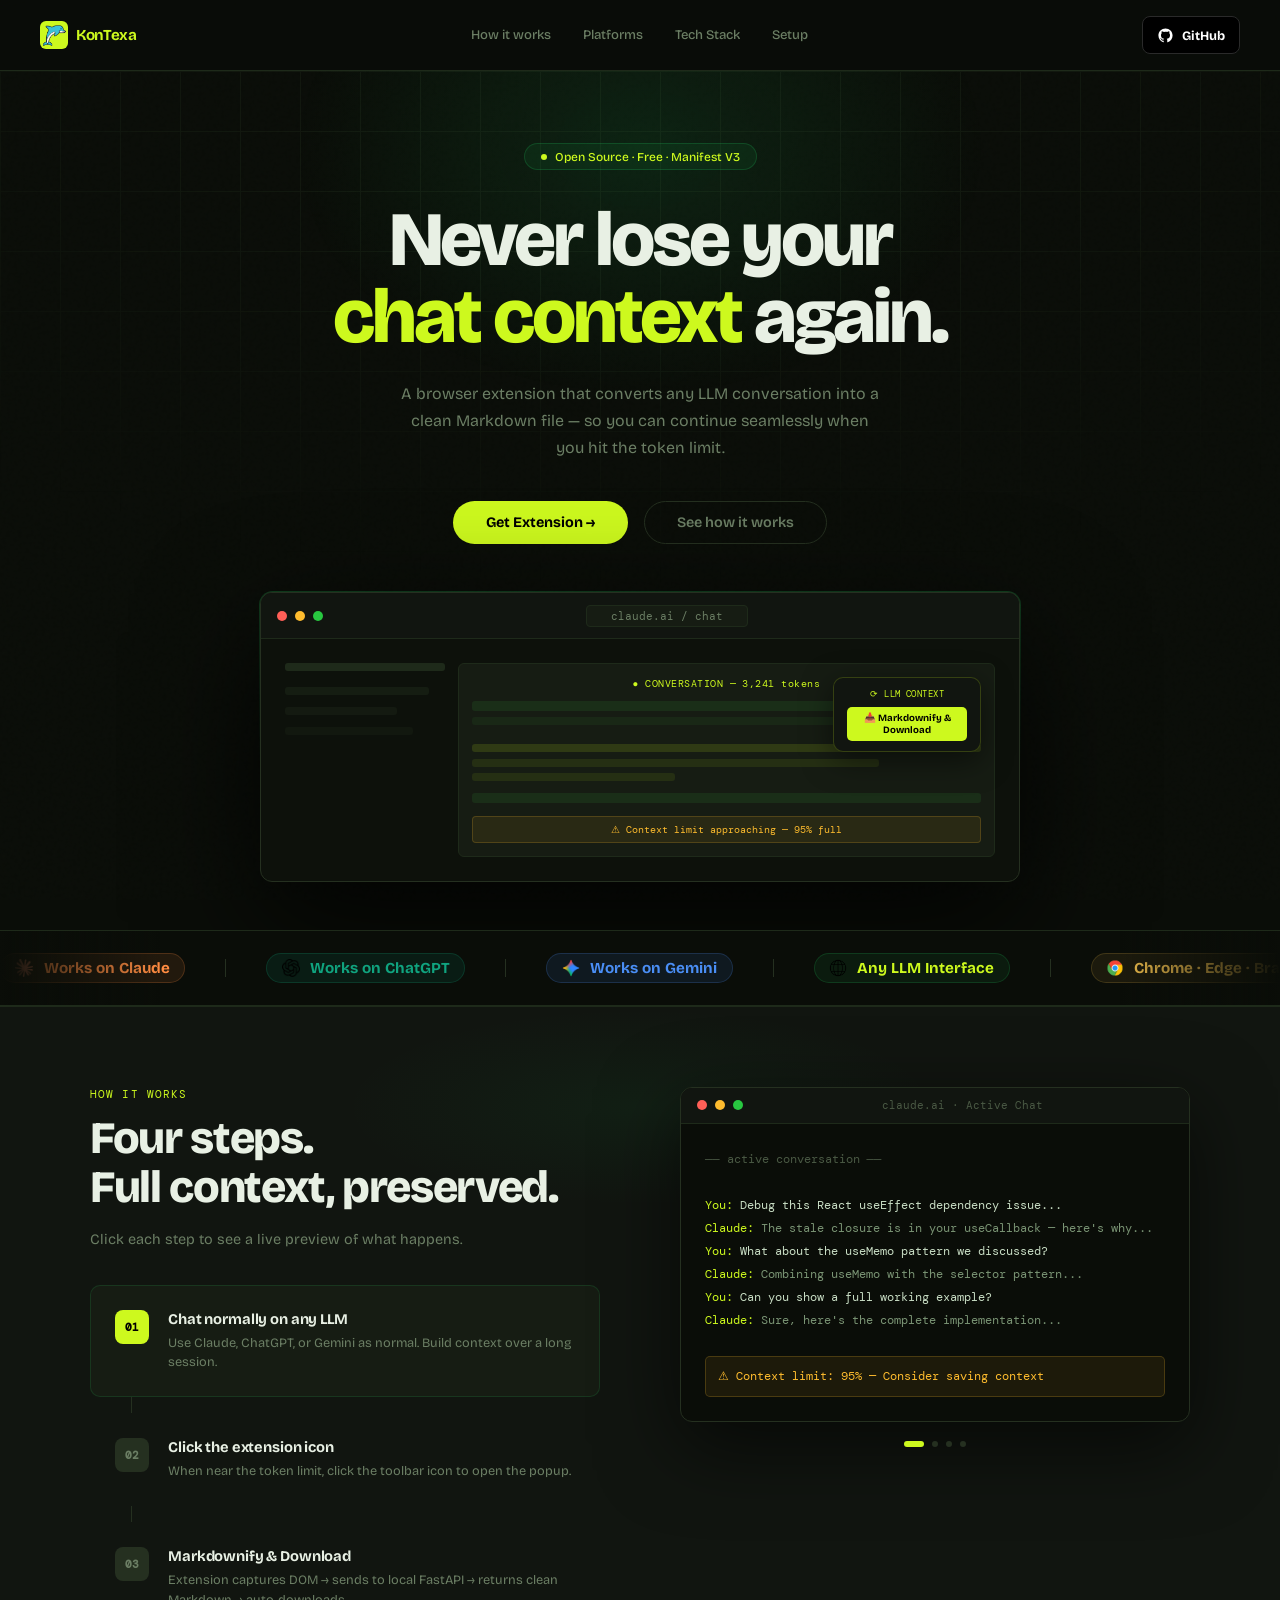
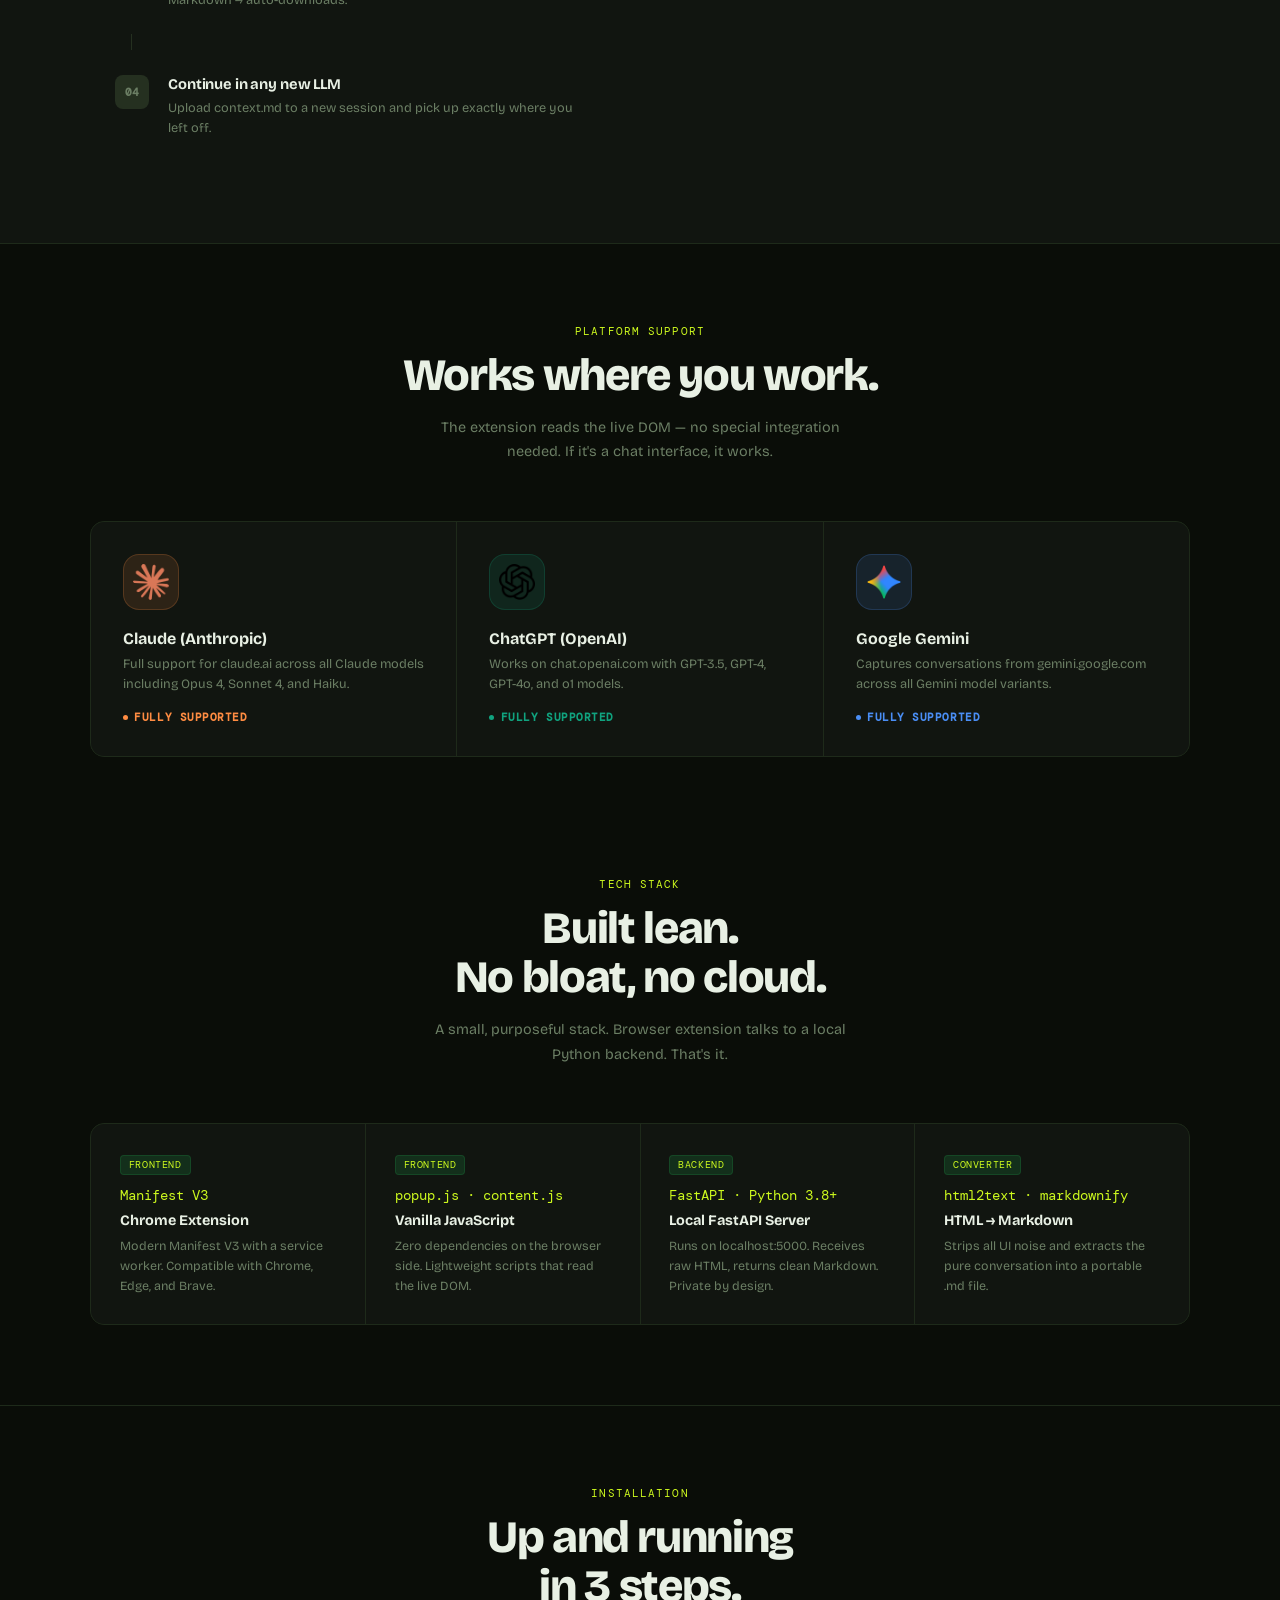
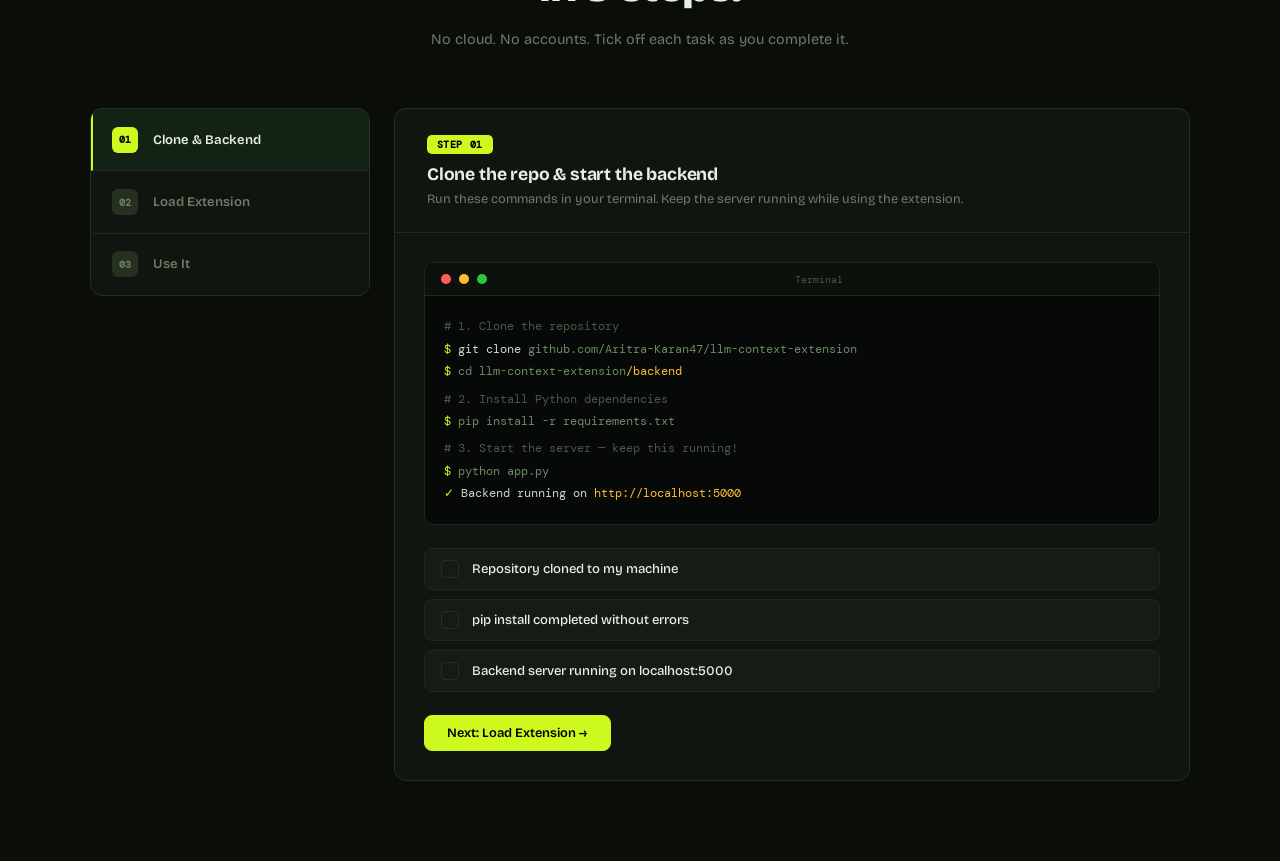
<file: Frontend/index.html>
<!DOCTYPE html>
<html lang="en">
<head>
<meta charset="UTF-8">
<meta name="viewport" content="width=device-width, initial-scale=1.0">
<title>LLM Context Extension</title>
<link href="https://fonts.googleapis.com/css2?family=Bricolage+Grotesque:wght@300;400;500;600;700;800&family=DM+Mono:wght@300;400;500&display=swap" rel="stylesheet">
<style>
:root{
  --bg:#0a0d08;--surface:#111510;--surface2:#161c13;
  --border:#1e2a1a;--border2:#253020;
  --green:#cdf91e;--green-glow:rgba(34,197,94,0.15);
  --text:#e8f0e4;--muted:#6b7e64;--muted2:#4a5944;
  --mono:'DM Mono',monospace;--display:'Bricolage Grotesque',sans-serif;
}
*,*::before,*::after{box-sizing:border-box;margin:0;padding:0}
html{scroll-behavior:smooth}
body{background:var(--bg);color:var(--text);font-family:var(--display);overflow-x:hidden}
body::before{content:'';position:fixed;inset:0;background-image:url("data:image/svg+xml,%3Csvg viewBox='0 0 256 256' xmlns='http://www.w3.org/2000/svg'%3E%3Cfilter id='n'%3E%3CfeTurbulence type='fractalNoise' baseFrequency='0.9' numOctaves='4' stitchTiles='stitch'/%3E%3C/filter%3E%3Crect width='100%25' height='100%25' filter='url(%23n)' opacity='0.04'/%3E%3C/svg%3E");pointer-events:none;z-index:0;opacity:.4}

/* ─── NAV ─── */
nav{display:flex;align-items:center;justify-content:space-between;padding:1rem 2.5rem;border-bottom:1px solid var(--border);position:sticky;top:0;background:rgba(10,13,8,.88);backdrop-filter:blur(16px);z-index:100}
.nav-logo{display:flex;align-items:center;gap:.5rem;font-size:.95rem;font-weight:700;color:var(--green);letter-spacing:-.02em}
.logo-icon{width:28px;height:28px;background:var(--green);border-radius:6px;display:flex;align-items:center;justify-content:center;font-size:.75rem;color:#000;font-weight:800}
.nav-links{display:flex;gap:2rem;list-style:none;font-size:.82rem;color:var(--muted);font-weight:500}
.nav-links a{color:inherit;text-decoration:none;transition:color .2s}
.nav-links a:hover{color:var(--text)}

/* GitHub btn — square, black, with text */
.github-btn{display:flex;align-items:center;justify-content:center;gap:.45rem;padding:0 .9rem;height:38px;background:#000;border:1px solid #2a2a2a;border-radius:8px;color:#fff;text-decoration:none;transition:all .25s ease;cursor:pointer;flex-shrink:0;font-family:var(--display);font-size:.8rem;font-weight:700;white-space:nowrap}
.github-btn:hover,.github-btn:focus{box-shadow:0 0 0 2px var(--green),0 0 22px rgba(34,197,94,.35),0 0 50px rgba(34,197,94,.15);border-color:var(--green);outline:none}
.github-btn:active{box-shadow:0 0 0 2px var(--green),0 0 34px rgba(34,197,94,.55),0 0 72px rgba(34,197,94,.25);transform:scale(.95)}
.github-btn svg{flex-shrink:0}

/* ─── HERO ─── */
.hero{position:relative;text-align:center;padding:4.5rem 2rem 3rem;overflow:hidden}
.hero-grid{position:absolute;inset:0;background-image:linear-gradient(var(--border) 1px,transparent 1px),linear-gradient(90deg,var(--border) 1px,transparent 1px);background-size:60px 60px;mask-image:radial-gradient(ellipse 80% 60% at 50% 0%,black 40%,transparent 100%);opacity:.4}
.hero-glow{position:absolute;top:-20%;left:50%;transform:translateX(-50%);width:700px;height:500px;background:radial-gradient(ellipse,rgba(34,197,94,.12) 0%,transparent 70%);pointer-events:none}
.hero-badge{display:inline-flex;align-items:center;gap:.5rem;background:rgba(34,197,94,.08);border:1px solid rgba(34,197,94,.2);border-radius:100px;padding:.35rem 1rem;font-size:.75rem;font-weight:500;color:var(--green);margin-bottom:2rem;position:relative;animation:fadeDown .6s ease both}
.badge-dot{width:6px;height:6px;background:var(--green);border-radius:50%;animation:pulse 2s infinite}
h1{font-size:clamp(2.8rem,6vw,5.5rem);font-weight:800;line-height:1;letter-spacing:-.04em;margin-bottom:1.5rem;position:relative;animation:fadeUp .7s ease .1s both}
h1 .accent{color:var(--green)}
.hero-sub{font-size:1rem;color:var(--muted);line-height:1.7;max-width:48ch;margin:0 auto 2.5rem;font-weight:400;position:relative;animation:fadeUp .7s ease .2s both}
.hero-btns{display:flex;gap:1rem;justify-content:center;align-items:center;position:relative;animation:fadeUp .7s ease .3s both;margin-bottom:3rem}
.btn{padding:.5rem 1.2rem;border-radius:100px;font-family:var(--display);font-size:.82rem;font-weight:600;cursor:pointer;text-decoration:none;border:1px solid transparent;transition:all .2s}
.btn-outline{background:transparent;border-color:var(--border2);color:var(--muted)}
.btn-outline:hover{border-color:var(--green);color:var(--green)}
.btn-green{background:var(--green);color:#000;font-weight:700}
.btn-green:hover{background:#16dd55;box-shadow:0 0 24px rgba(34,197,94,.4)}
.btn-large{padding:.75rem 2rem;font-size:.9rem}

/* Browser mockup */
.browser-wrap{position:relative;max-width:760px;margin:0 auto;animation:fadeUp .9s ease .4s both}
.browser-wrap::before{content:'';position:absolute;inset:-1px;border-radius:14px;background:linear-gradient(180deg,rgba(34,197,94,.28) 0%,transparent 60%);z-index:-1}
.browser{background:#0d110b;border:1px solid var(--border2);border-radius:12px;overflow:hidden;box-shadow:0 40px 120px rgba(0,0,0,.8)}
.browser-bar{background:#111510;padding:.7rem 1rem;display:flex;align-items:center;gap:.5rem;border-bottom:1px solid var(--border)}
.bdot{width:10px;height:10px;border-radius:50%}
.bdot.r{background:#ff5f57}.bdot.y{background:#febc2e}.bdot.g{background:#28c840}
.burl{margin:0 auto;background:var(--surface2);border:1px solid var(--border);border-radius:4px;padding:.2rem 1.5rem;font-family:var(--mono);font-size:.7rem;color:var(--muted)}
.browser-body{padding:1.5rem;display:grid;grid-template-columns:160px 1fr;gap:.8rem;min-height:200px}
.bb-label{font-size:.6rem;font-family:var(--mono);color:var(--green);margin-bottom:.3rem;letter-spacing:.05em}

/* ─── TICKER ─── */
.logos-wrap{border-top:1px solid var(--border);border-bottom:1px solid var(--border);overflow:hidden;position:relative;padding:1.4rem 0}
.logos-wrap::before,.logos-wrap::after{content:'';position:absolute;top:0;bottom:0;width:160px;z-index:2;pointer-events:none}
.logos-wrap::before{left:0;background:linear-gradient(to right,var(--bg),transparent)}
.logos-wrap::after{right:0;background:linear-gradient(to left,var(--bg),transparent)}
.logos-track{display:flex;gap:2.5rem;width:max-content;animation:ticker 28s linear infinite;align-items:center}
.logos-track:hover{animation-play-state:paused}
@keyframes ticker{from{transform:translateX(0)}to{transform:translateX(-50%)}}

/* Colorful ticker items */
.logo-item{display:flex;align-items:center;gap:.65rem;font-size:.95rem;font-weight:700;white-space:nowrap;padding:.3rem .9rem;border-radius:100px;flex-shrink:0;transition:transform .2s,box-shadow .2s;cursor:default}
.logo-item:hover{transform:scale(1.05)}

.logo-item.claude{color:#ff8c42;background:rgba(255,140,66,.1);border:1px solid rgba(255,140,66,.2)}
.logo-item.claude:hover{box-shadow:0 0 18px rgba(255,140,66,.25)}
.logo-item.chatgpt{color:#10a37f;background:rgba(16,163,127,.1);border:1px solid rgba(16,163,127,.2)}
.logo-item.chatgpt:hover{box-shadow:0 0 18px rgba(16,163,127,.25)}
.logo-item.gemini{color:#4a8ef5;background:rgba(74,142,245,.1);border:1px solid rgba(74,142,245,.2)}
.logo-item.gemini:hover{box-shadow:0 0 18px rgba(74,142,245,.25)}
.logo-item.any{color:var(--green);background:rgba(34,197,94,.08);border:1px solid rgba(34,197,94,.18)}
.logo-item.any:hover{box-shadow:0 0 18px rgba(34,197,94,.2)}
.logo-item.chrome{color:#e8b84b;background:rgba(232,184,75,.08);border:1px solid rgba(232,184,75,.18)}
.logo-item.chrome:hover{box-shadow:0 0 18px rgba(232,184,75,.2)}
.logo-item.private{color:#a78bfa;background:rgba(167,139,250,.08);border:1px solid rgba(167,139,250,.18)}
.logo-item.private:hover{box-shadow:0 0 18px rgba(167,139,250,.2)}
.logo-item.oss{color:#f472b6;background:rgba(244,114,182,.08);border:1px solid rgba(244,114,182,.18)}
.logo-item.oss:hover{box-shadow:0 0 18px rgba(244,114,182,.2)}

.ticker-sep{width:1px;height:18px;background:var(--border2);flex-shrink:0}

/* ─── SECTIONS ─── */
section{padding:5rem 2.5rem;position:relative}
.section-center{text-align:center;margin-bottom:3.5rem}
.section-label{font-family:var(--mono);font-size:.7rem;letter-spacing:.1em;color:var(--green);text-transform:uppercase;margin-bottom:.8rem}
h2{font-size:clamp(1.8rem,3.5vw,3rem);font-weight:800;letter-spacing:-.03em;line-height:1.1;margin-bottom:1rem}
.sub-text{color:var(--muted);font-size:.9rem;line-height:1.7;max-width:50ch;margin:0 auto}

/* ─── HOW IT WORKS ─── */
.how-section{background:var(--surface);border-top:1px solid var(--border);border-bottom:1px solid var(--border)}
.how-grid{display:grid;grid-template-columns:1fr 1fr;gap:5rem;align-items:start;max-width:1100px;margin:0 auto}
.steps{display:flex;flex-direction:column;gap:0}
.step{display:flex;gap:1.2rem;padding:1.5rem;cursor:pointer;border-radius:10px;border:1px solid transparent;transition:all .2s}
.step.active{background:var(--surface2);border-color:rgba(34,197,94,.15)}
.step-num{width:34px;height:34px;border-radius:8px;background:var(--border2);display:flex;align-items:center;justify-content:center;font-size:.7rem;font-weight:700;font-family:var(--mono);flex-shrink:0;transition:all .2s;color:var(--muted)}
.step.active .step-num{background:var(--green);color:#000}
.step h4{font-size:.92rem;font-weight:700;margin-bottom:.3rem;letter-spacing:-.01em}
.step p{font-size:.8rem;color:var(--muted);line-height:1.55}
.step-line{width:1px;height:16px;background:var(--border2);margin-left:calc(1.5rem + 17px)}
.anim-panel{position:sticky;top:100px}
.anim-win{background:#0a0d08;border:1px solid var(--border2);border-radius:12px;overflow:hidden;box-shadow:0 24px 80px rgba(0,0,0,.6)}
.anim-winbar{background:#111510;padding:.65rem 1rem;display:flex;align-items:center;gap:.5rem;border-bottom:1px solid var(--border)}
.awin-title{margin-left:auto;margin-right:auto;font-family:var(--mono);font-size:.68rem;color:var(--muted2)}
.anim-body{padding:1.5rem;font-family:var(--mono);font-size:.76rem;color:#7a9474;line-height:1.9;min-height:280px}
.scene{display:none;animation:sceneIn .35s ease}
.scene.active{display:block}
@keyframes sceneIn{from{opacity:0;transform:translateY(8px)}to{opacity:1;transform:translateY(0)}}
.s-green{color:var(--green)}.s-gold{color:#febc2e}.s-white{color:#c8ddc4}.s-dim{color:var(--muted2)}
.step-dots{display:flex;gap:.5rem;margin-top:1.2rem;justify-content:center}
.sdot{width:6px;height:6px;border-radius:50%;background:var(--border2);cursor:pointer;transition:all .2s}
.sdot.active{background:var(--green);width:20px;border-radius:3px}

/* ─── PLATFORMS ─── */
.plat-section{max-width:1100px;margin:0 auto}
.plat-grid{display:grid;grid-template-columns:repeat(3,1fr);gap:1px;background:var(--border);border:1px solid var(--border);border-radius:14px;overflow:hidden;margin-top:3rem}
.plat-card{background:var(--surface);padding:2rem;transition:background .2s;position:relative;overflow:hidden}
.plat-card::after{content:'';position:absolute;bottom:0;left:0;right:0;height:2px;transform:scaleX(0);transition:transform .3s ease;transform-origin:left}
.plat-card.claude-card::after{background:#ff8c42}
.plat-card.chatgpt-card::after{background:#10a37f}
.plat-card.gemini-card::after{background:#4a8ef5}
.plat-card:hover{background:var(--surface2)}
.plat-card:hover::after{transform:scaleX(1)}

/* Platform logo circles */
.plat-logo{width:56px;height:56px;border-radius:16px;display:flex;align-items:center;justify-content:center;margin-bottom:1.2rem;position:relative}
.plat-logo svg{width:32px;height:32px}
.plat-card.claude-card .plat-logo{background:rgba(255,140,66,.12);border:1px solid rgba(255,140,66,.2)}
.plat-card.chatgpt-card .plat-logo{background:rgba(16,163,127,.12);border:1px solid rgba(16,163,127,.2)}
.plat-card.gemini-card .plat-logo{background:rgba(74,142,245,.12);border:1px solid rgba(74,142,245,.2)}

.plat-card h3{font-size:1rem;font-weight:700;margin-bottom:.4rem}
.plat-card p{font-size:.8rem;color:var(--muted);line-height:1.55}
.plat-status{display:inline-flex;align-items:center;gap:.4rem;margin-top:1rem;font-size:.68rem;font-weight:600;letter-spacing:.05em;text-transform:uppercase;font-family:var(--mono)}
.plat-card.claude-card .plat-status{color:#ff8c42}
.plat-card.chatgpt-card .plat-status{color:#10a37f}
.plat-card.gemini-card .plat-status{color:#4a8ef5}
.status-dot{width:5px;height:5px;border-radius:50%;animation:pulse 2s infinite}
.plat-card.claude-card .status-dot{background:#ff8c42}
.plat-card.chatgpt-card .status-dot{background:#10a37f}
.plat-card.gemini-card .status-dot{background:#4a8ef5}

/* ─── TECH ─── */
.tech-section{max-width:1100px;margin:0 auto}
.tech-grid{display:grid;grid-template-columns:repeat(4,1fr);gap:1px;background:var(--border);border:1px solid var(--border);border-radius:14px;overflow:hidden;margin-top:3rem}
.tech-card{background:var(--surface);padding:1.8rem;transition:background .2s}
.tech-card:hover{background:var(--surface2)}
.tech-chip{display:inline-block;background:var(--green-glow);border:1px solid rgba(34,197,94,.15);border-radius:4px;padding:.15rem .5rem;font-size:.62rem;font-family:var(--mono);color:var(--green);text-transform:uppercase;letter-spacing:.06em;margin-bottom:.8rem}
.tech-mono{font-family:var(--mono);font-size:.85rem;color:var(--green);display:block;margin-bottom:.5rem}
.tech-card h3{font-size:.9rem;font-weight:700;margin-bottom:.4rem}
.tech-card p{font-size:.78rem;color:var(--muted);line-height:1.6}

/* ─── INSTALL ─── */
.setup-section{border-top:1px solid var(--border)}
.install-layout{display:grid;grid-template-columns:280px 1fr;gap:1.5rem;max-width:1100px;margin:3rem auto 0;align-items:start}
.install-steps-nav{background:var(--surface);border:1px solid var(--border2);border-radius:12px;overflow:hidden;position:sticky;top:88px}
.install-tab{display:flex;align-items:center;gap:.9rem;padding:1.1rem 1.2rem;cursor:pointer;border-bottom:1px solid var(--border);transition:all .2s;position:relative;border-left:2px solid transparent}
.install-tab:last-child{border-bottom:none}
.install-tab:hover{background:var(--surface2)}
.install-tab.active{background:rgba(34,197,94,.07);border-left-color:var(--green)}
.install-tab-num{width:26px;height:26px;border-radius:6px;background:var(--border2);display:flex;align-items:center;justify-content:center;font-size:.65rem;font-weight:700;font-family:var(--mono);color:var(--muted);flex-shrink:0;transition:all .2s}
.install-tab.active .install-tab-num{background:var(--green);color:#000}
.install-tab.done .install-tab-num{background:rgba(34,197,94,.15);color:var(--green)}
.install-tab-label{font-size:.82rem;font-weight:600;color:var(--muted);transition:color .2s}
.install-tab.active .install-tab-label{color:var(--text)}
.install-tab-check{margin-left:auto;color:var(--green);font-size:.72rem;opacity:0;transition:opacity .2s}
.install-tab.done .install-tab-check{opacity:1}
.install-panels{position:relative}
.install-panel{display:none;background:var(--surface);border:1px solid var(--border2);border-radius:12px;overflow:hidden;animation:sceneIn .3s ease}
.install-panel.active{display:block}
.panel-header{padding:1.5rem 2rem;border-bottom:1px solid var(--border)}
.panel-step-badge{background:var(--green);color:#000;font-size:.65rem;font-weight:800;font-family:var(--mono);padding:.2rem .6rem;border-radius:5px;letter-spacing:.06em;display:inline-block;margin-bottom:.6rem}
.panel-header h3{font-size:1.1rem;font-weight:700;letter-spacing:-.01em}
.panel-header p{font-size:.8rem;color:var(--muted);margin-top:.25rem;line-height:1.5}
.panel-body{padding:1.8rem}
.iterm{background:#060908;border:1px solid var(--border);border-radius:10px;overflow:hidden;margin-bottom:1.4rem}
.iterm-bar{background:#0d110b;padding:.6rem 1rem;display:flex;align-items:center;gap:.5rem;border-bottom:1px solid var(--border)}
.iterm-title{margin-left:auto;margin-right:auto;font-family:var(--mono);font-size:.65rem;color:var(--muted2)}
.iterm-body{padding:1.2rem;font-family:var(--mono);font-size:.74rem;line-height:1.9;color:#6b8a65}
.ic{color:var(--green)}.iw{color:#c8ddc4}.ig{color:#febc2e}.id{color:var(--muted2)}
.checklist{display:flex;flex-direction:column;gap:.55rem;margin-bottom:1.4rem}
.check-item{display:flex;align-items:center;gap:.8rem;padding:.7rem 1rem;background:var(--surface2);border:1px solid var(--border);border-radius:8px;cursor:pointer;transition:all .2s;user-select:none}
.check-item:hover{border-color:rgba(34,197,94,.2)}
.check-item.done{border-color:rgba(34,197,94,.2);background:rgba(34,197,94,.04)}
.check-box{width:18px;height:18px;border-radius:4px;border:1.5px solid var(--border2);display:flex;align-items:center;justify-content:center;flex-shrink:0;transition:all .2s;font-size:.65rem;color:transparent}
.check-item.done .check-box{background:var(--green);border-color:var(--green);color:#000}
.check-item.done .check-label{color:var(--muted);text-decoration:line-through}
.check-label{font-size:.82rem;font-weight:500}
.browser-guide{border:1px solid var(--border2);border-radius:10px;overflow:hidden;background:#060908}
.bg-bar{background:#0d110b;padding:.5rem .8rem;display:flex;align-items:center;gap:.4rem;border-bottom:1px solid var(--border);font-family:var(--mono);font-size:.62rem;color:var(--muted2)}
.bg-body{padding:1.2rem}
.bg-toggle-row{display:flex;justify-content:space-between;align-items:center;padding:.6rem .8rem;background:rgba(34,197,94,.05);border:1px solid rgba(34,197,94,.15);border-radius:6px;margin-bottom:.6rem;font-size:.75rem}
.toggle-pill{width:32px;height:16px;border-radius:8px;background:var(--green);display:flex;align-items:center;justify-content:flex-end;padding:2px}
.toggle-thumb{width:12px;height:12px;border-radius:50%;background:#000}
.bg-btn-row{display:flex;gap:.5rem;margin-top:.8rem}
.bg-btn{background:var(--green);color:#000;border-radius:5px;padding:.4rem .8rem;font-size:.7rem;font-weight:700;animation:btnPulse 2s ease-in-out infinite}
@keyframes btnPulse{0%,100%{box-shadow:0 0 0 0 rgba(34,197,94,.4)}50%{box-shadow:0 0 0 6px rgba(34,197,94,0)}}
.panel-nav{display:flex;gap:.8rem;margin-top:1.4rem}
.pnav-btn{padding:.6rem 1.4rem;border-radius:8px;font-family:var(--display);font-size:.8rem;font-weight:600;cursor:pointer;border:1px solid var(--border2);background:transparent;color:var(--muted);transition:all .2s}
.pnav-btn:hover{border-color:var(--green);color:var(--green)}
.pnav-btn.primary{background:var(--green);color:#000;border-color:var(--green)}
.pnav-btn.primary:hover{background:#16dd55;box-shadow:0 0 16px rgba(34,197,94,.35)}
.instruction-row{display:flex;gap:1rem;align-items:flex-start;padding:1rem;background:var(--surface2);border:1px solid var(--border2);border-radius:8px;margin-bottom:.75rem}
.instruction-row.final{background:rgba(34,197,94,.05);border-color:rgba(34,197,94,.15)}
.inst-num{width:28px;height:28px;background:rgba(34,197,94,.12);border:1px solid rgba(34,197,94,.2);border-radius:6px;display:flex;align-items:center;justify-content:center;font-size:.78rem;flex-shrink:0}
.inst-num.done-num{background:var(--green);color:#000}

/* ─── FOOTER ─── */
footer{border-top:1px solid var(--border);padding:2rem 2.5rem;display:flex;justify-content:space-between;align-items:center;font-size:.78rem;color:var(--muted2)}
footer a{color:var(--green);text-decoration:none}
footer a:hover{text-decoration:underline}

/* ─── KEYFRAMES ─── */
@keyframes fadeDown{from{opacity:0;transform:translateY(-10px)}to{opacity:1;transform:translateY(0)}}
@keyframes fadeUp{from{opacity:0;transform:translateY(20px)}to{opacity:1;transform:translateY(0)}}
@keyframes pulse{0%,100%{opacity:1}50%{opacity:.3}}
.reveal{opacity:0;transform:translateY(24px);transition:opacity .7s ease,transform .7s ease}
.reveal.visible{opacity:1;transform:translateY(0)}
.section-glow{position:absolute;left:50%;top:0;transform:translateX(-50%);width:600px;height:200px;background:radial-gradient(ellipse,rgba(34,197,94,.06) 0%,transparent 70%);pointer-events:none}

@media(max-width:900px){
  nav{padding:1rem 1.2rem}.nav-links{display:none}
  section{padding:3rem 1.2rem}
  .how-grid{grid-template-columns:1fr;gap:2rem}.anim-panel{position:relative;top:0}
  .plat-grid,.tech-grid{grid-template-columns:1fr}
  .install-layout{grid-template-columns:1fr}.install-steps-nav{position:relative;top:0}
}
</style>
</head>
<body>

<!-- ── NAV ── -->
<nav>
  <div class="nav-logo">
    <div class="logo-icon">
    <img src="assets/logo.png" alt="KonTexa" width="28" height="28" style="object-fit:contain;">
    </div>
    KonTexa
  </div>
  <ul class="nav-links">
    <li><a href="#how">How it works</a></li>
    <li><a href="#platforms">Platforms</a></li>
    <li><a href="#tech">Tech Stack</a></li>
    <li><a href="#setup">Setup</a></li>
  </ul>
  <a href="https://github.com/Aritra-Karan47/llm-context-extension" target="_blank" class="github-btn" title="View on GitHub">
    <svg width="17" height="17" viewBox="0 0 24 24" fill="white"><path d="M12 2C6.477 2 2 6.477 2 12c0 4.418 2.865 8.166 6.839 9.489.5.092.682-.217.682-.482 0-.237-.009-.868-.014-1.703-2.782.604-3.369-1.342-3.369-1.342-.454-1.155-1.11-1.462-1.11-1.462-.908-.62.069-.608.069-.608 1.003.07 1.531 1.03 1.531 1.03.892 1.529 2.341 1.087 2.91.832.092-.647.35-1.088.636-1.338-2.22-.253-4.555-1.11-4.555-4.943 0-1.091.39-1.984 1.029-2.683-.103-.253-.446-1.27.098-2.647 0 0 .84-.269 2.75 1.025A9.578 9.578 0 0112 6.836c.85.004 1.705.114 2.504.336 1.909-1.294 2.747-1.025 2.747-1.025.546 1.377.203 2.394.1 2.647.64.699 1.028 1.592 1.028 2.683 0 3.842-2.339 4.687-4.566 4.935.359.309.678.919.678 1.852 0 1.336-.012 2.415-.012 2.743 0 .267.18.579.688.481C19.138 20.163 22 16.418 22 12c0-5.523-4.477-10-10-10z"/></svg>
    GitHub
  </a>
</nav>

<!-- ── HERO ── -->
<section class="hero">
  <div class="hero-grid"></div>
  <div class="hero-glow"></div>
  <div class="hero-badge"><span class="badge-dot"></span>Open Source · Free · Manifest V3</div>
  <h1>Never lose your<br><span class="accent">chat context</span> again.</h1>
  <p class="hero-sub">A browser extension that converts any LLM conversation into a clean Markdown file — so you can continue seamlessly when you hit the token limit.</p>
  <div class="hero-btns">
    <a href="#setup" class="btn btn-green btn-large">Get Extension →</a>
    <a href="#how" class="btn btn-outline btn-large">See how it works</a>
  </div>

  <!-- BROWSER MOCKUP -->
  <div class="browser-wrap">
    <div class="browser">
      <div class="browser-bar">
        <div class="bdot r"></div><div class="bdot y"></div><div class="bdot g"></div>
        <div class="burl">claude.ai / chat</div>
      </div>
      <div class="browser-body">
        <div style="display:flex;flex-direction:column;gap:.5rem">
          <div style="height:8px;background:#1e2a1a;border-radius:3px;margin-bottom:8px"></div>
          <div style="height:8px;width:90%;background:#1e2a1a;border-radius:3px;opacity:.5"></div>
          <div style="height:8px;width:70%;background:#1e2a1a;border-radius:3px;opacity:.4;margin-top:4px"></div>
          <div style="height:8px;width:80%;background:#1e2a1a;border-radius:3px;opacity:.3;margin-top:4px"></div>
        </div>
        <div style="background:var(--surface2);border:1px solid var(--border);border-radius:6px;padding:.8rem;display:flex;flex-direction:column;gap:.4rem;position:relative">
          <div class="bb-label">● CONVERSATION — 3,241 tokens</div>
          <div style="height:10px;background:#1a2e18;border-radius:3px"></div>
          <div style="height:8px;width:80%;background:#1a2e18;border-radius:3px;opacity:.7"></div>
          <div style="margin-top:6px"></div>
          <div style="height:8px;background:#cdf91e22;border-radius:3px"></div>
          <div style="height:8px;width:80%;background:#cdf91e15;border-radius:3px"></div>
          <div style="height:8px;width:40%;background:#cdf91e15;border-radius:3px"></div>
          <div style="height:10px;background:#1a2e18;border-radius:3px;margin-top:6px"></div>
          <div style="background:#febc2e15;border:1px solid #febc2e30;border-radius:4px;padding:6px 8px;margin-top:6px">
            <div style="font-family:'DM Mono',monospace;font-size:.6rem;color:#febc2e">⚠ Context limit approaching — 95% full</div>
          </div>
          <div style="position:absolute;right:.8rem;top:.8rem;background:#111510;border:1px solid #cdf91e30;border-radius:10px;padding:.65rem .8rem;width:148px;box-shadow:0 8px 30px rgba(0,0,0,.5)">
            <div style="font-family:'DM Mono',monospace;font-size:.58rem;color:#cdf91e;margin-bottom:.4rem;letter-spacing:.05em">⟳ LLM CONTEXT</div>
            <div style="background:#cdf91e;color:#000;border-radius:5px;padding:.32rem .5rem;text-align:center;font-size:.6rem;font-weight:700">📥 Markdownify & Download</div>
          </div>
        </div>
      </div>
    </div>
  </div>
</section>

<!-- ── COLORFUL TICKER ── -->
<div class="logos-wrap">
  <div class="logos-track">
    <!-- set 1 -->
    <div class="logo-item claude">
      <!-- Claude logo (Anthropic) -->
      <img src="assets/claude.png" alt="Claude" width="18" height="18" style="object-fit:contain;">
      Works on Claude
    </div>
    <div class="ticker-sep"></div>
    <div class="logo-item chatgpt">
      <!-- OpenAI / ChatGPT logo -->
       <img src="assets/chatgpt.png" alt="ChatGPT" width="18" height="18" style="object-fit:contain;">
      Works on ChatGPT
    </div>
    <div class="ticker-sep"></div>
    <div class="logo-item gemini">
      <!-- Gemini / Google star -->
      <img src="assets/gemini.png" alt="Gemini" width="18" height="18" style="object-fit:contain;">
      Works on Gemini
    </div>
    <div class="ticker-sep"></div>
    <div class="logo-item any">
        <img src="assets/LLM Interface.png" alt="LLM Interface" width="18" height="18" style="object-fit:contain;">
      Any LLM Interface
    </div>
    <div class="ticker-sep"></div>
    <div class="logo-item chrome">
      <img src="assets/chrome.png" alt="Chrome" width="18" height="18" style="object-fit:contain;">
      Chrome · Edge · Brave
    </div>
    <div class="ticker-sep"></div>
    <div class="logo-item private">
      <img src="assets/Private.png" alt="Private" width="18" height="18" style="object-fit:contain;">
      100% Private
    </div>
    <div class="ticker-sep"></div>
    <div class="logo-item oss">
      <img src="assets/MIT Open Source.png" alt="MIT Open Source" width="18" height="18" style="object-fit:contain;">
      MIT Open Source
    </div>
    <div class="ticker-sep"></div>
    <!-- duplicate for seamless loop -->
    <div class="logo-item claude">
      <img src="assets/claude.png" alt="Claude" width="18" height="18" style="object-fit:contain;">
      Works on Claude
    </div>
    <div class="ticker-sep"></div>
    <div class="logo-item chatgpt">
      <img src="assets/chatgpt.png" alt="ChatGPT" width="18" height="18" style="object-fit:contain;">

      Works on ChatGPT
    </div>
    <div class="ticker-sep"></div>
    <div class="logo-item gemini">
      <img src="assets/gemini.png" alt="Gemini" width="18" height="18" style="object-fit:contain;">
      Works on Gemini
    </div>
    <div class="ticker-sep"></div>
    <div class="logo-item any">
      <img src="assets/LLM Interface.png" alt="LLM Interface" width="18" height="18" style="object-fit:contain;">
      Any LLM Interface
    </div>
    <div class="ticker-sep"></div>
    <div class="logo-item chrome">
      <img src="assets/chrome.png" alt="Chrome" width="18" height="18" style="object-fit:contain;">
      Chrome · Edge · Brave
    </div>
    <div class="ticker-sep"></div>
    <div class="logo-item private">
      <svg width="18" height="18" viewBox="0 0 24 24" fill="none"><rect x="3" y="11" width="18" height="11" rx="2" stroke="#a78bfa" stroke-width="1.5"/><path d="M7 11V7a5 5 0 0110 0v4" stroke="#a78bfa" stroke-width="1.5"/><circle cx="12" cy="16" r="1.5" fill="#a78bfa"/></svg>
      100% Private
    </div>
    <div class="ticker-sep"></div>
    <div class="logo-item oss">
      <img src="assets/MIT Open Source.png" alt="MIT Open Source" width="18" height="18" style="object-fit:contain;">
      MIT Open Source
    </div>
  </div>
</div>

<!-- ── HOW IT WORKS ── -->
<section id="how" class="how-section">
  <div class="section-glow"></div>
  <div class="how-grid">
    <div>
      <div class="reveal">
        <div class="section-label">How It Works</div>
        <h2>Four steps.<br>Full context, preserved.</h2>
        <p class="sub-text" style="margin:0;margin-top:.5rem">Click each step to see a live preview of what happens.</p>
      </div>
      <div class="steps reveal" style="margin-top:2rem">
        <div class="step active" data-step="0" onclick="setStep(0)">
          <div class="step-num">01</div>
          <div><h4>Chat normally on any LLM</h4><p>Use Claude, ChatGPT, or Gemini as normal. Build context over a long session.</p></div>
        </div>
        <div class="step-line"></div>
        <div class="step" data-step="1" onclick="setStep(1)">
          <div class="step-num">02</div>
          <div><h4>Click the extension icon</h4><p>When near the token limit, click the toolbar icon to open the popup.</p></div>
        </div>
        <div class="step-line"></div>
        <div class="step" data-step="2" onclick="setStep(2)">
          <div class="step-num">03</div>
          <div><h4>Markdownify & Download</h4><p>Extension captures DOM → sends to local FastAPI → returns clean Markdown → auto-downloads.</p></div>
        </div>
        <div class="step-line"></div>
        <div class="step" data-step="3" onclick="setStep(3)">
          <div class="step-num">04</div>
          <div><h4>Continue in any new LLM</h4><p>Upload context.md to a new session and pick up exactly where you left off.</p></div>
        </div>
      </div>
    </div>
    <div class="anim-panel reveal">
      <div class="anim-win">
        <div class="anim-winbar">
          <div class="bdot r"></div><div class="bdot y"></div><div class="bdot g"></div>
          <div class="awin-title" id="anim-title">claude.ai · Active Chat</div>
        </div>
        <div class="anim-body">
          <div class="scene active" id="scene-0">
            <div class="s-dim">── active conversation ──</div><br>
            <div><span class="s-green">You:</span> <span class="s-white">Debug this React useEffect dependency issue...</span></div>
            <div><span class="s-green">Claude:</span> The stale closure is in your useCallback — here's why...</div>
            <div><span class="s-green">You:</span> <span class="s-white">What about the useMemo pattern we discussed?</span></div>
            <div><span class="s-green">Claude:</span> Combining useMemo with the selector pattern...</div>
            <div><span class="s-green">You:</span> <span class="s-white">Can you show a full working example?</span></div>
            <div><span class="s-green">Claude:</span> Sure, here's the complete implementation...</div><br>
            <div style="background:rgba(254,188,46,.08);border:1px solid rgba(254,188,46,.2);border-radius:5px;padding:.5rem .75rem"><span class="s-gold">⚠</span> <span class="s-gold">Context limit: 95% — Consider saving context</span></div>
          </div>
          <div class="scene" id="scene-1">
            <div class="s-dim">── extension popup ──</div><br>
            <div style="background:#0d110b;border:1px solid #cdf91e25;border-radius:8px;padding:1rem;margin-bottom:.8rem">
              <div style="display:flex;align-items:center;gap:.5rem;margin-bottom:.7rem"><span class="s-green">⟳</span><span class="s-white" style="font-size:.8rem;font-weight:600">LLM Context Extension</span></div>
              <div style="font-size:.65rem;color:#4a5944;margin-bottom:.8rem">Detected: claude.ai · 3,241 tokens</div>
              <div onclick="animScene1()" style="background:#cdf91e;color:#000;border-radius:5px;padding:.5rem;text-align:center;cursor:pointer;font-weight:700;font-size:.75rem">📥 Markdownify &amp; Download</div>
            </div>
            <div id="caplog" style="font-size:.7rem;line-height:2.2"></div>
          </div>
          <div class="scene" id="scene-2">
            <div class="s-dim">── context.md generated ──</div><br>
            <div><span class="s-green">✓</span> <span class="s-white">~/Downloads/context.md</span></div><br>
            <div style="background:#070906;border:1px solid #1e2a1a;border-radius:6px;padding:.8rem;font-size:.68rem;color:#4a5944;line-height:1.8">
              <div class="s-green"># LLM Conversation Context</div>
              <div><span class="s-green">**Platform:**</span> Claude.ai</div>
              <div><span class="s-green">**Tokens:**</span> ~3,241 &nbsp;<span class="s-green">**Exchanges:**</span> 24</div>
              <div style="margin:4px 0;color:#1e2a1a">---</div>
              <div class="s-white">**You:** Debug this React useEffect...</div>
              <div>**Claude:** The stale closure is in your...</div>
              <div style="color:#253020">... 22 more exchanges preserved</div>
            </div>
          </div>
          <div class="scene" id="scene-3">
            <div class="s-dim">── new session · chatgpt.com ──</div><br>
            <div><span class="s-green">You:</span> <span class="s-white">[Attaches context.md]</span></div>
            <div style="background:#070906;border:1px solid #1e2a1a;border-radius:5px;padding:.5rem .75rem;margin:4px 0;font-size:.7rem;color:#4a5944">"Here is my previous conversation. Please continue from where we left off."</div><br>
            <div><span class="s-green">GPT-4:</span> I can see your full conversation! Continuing with the useMemo selector pattern — here's the complete working implementation:</div><br>
            <div style="background:rgba(34,197,94,.06);border:1px solid rgba(34,197,94,.15);border-radius:5px;padding:.5rem .75rem"><span class="s-green">✓</span> Context fully restored — continuing seamlessly</div>
          </div>
        </div>
      </div>
      <div class="step-dots">
        <div class="sdot active" onclick="setStep(0)"></div>
        <div class="sdot" onclick="setStep(1)"></div>
        <div class="sdot" onclick="setStep(2)"></div>
        <div class="sdot" onclick="setStep(3)"></div>
      </div>
    </div>
  </div>
</section>

<!-- ── PLATFORMS ── -->
<section id="platforms">
  <div class="plat-section">
    <div class="section-center reveal">
      <div class="section-label">Platform Support</div>
      <h2>Works where you work.</h2>
      <p class="sub-text">The extension reads the live DOM — no special integration needed. If it's a chat interface, it works.</p>
    </div>
    <div class="plat-grid reveal">

      <!-- Claude -->
      <div class="plat-card claude-card">
        <div class="plat-logo">
          <img src="assets/claude.png" alt="Claude" width="36" height="36" style="object-fit:contain;border-radius:8px"
               onerror="this.style.display='none';this.nextElementSibling.style.display='flex'">
          <!-- fallback SVG if image not found -->
          <svg style="display:none" width="32" height="32" viewBox="0 0 48 48" fill="none">
            <path d="M18 14h4v20h-4V14zM26 14h4v20h-4V14z" fill="#ff8c42"/>
            <path d="M14 22h20v4H14v-4z" fill="#ff8c42" opacity=".4"/>
          </svg>
        </div>
        <h3>Claude (Anthropic)</h3>
        <p>Full support for claude.ai across all Claude models including Opus 4, Sonnet 4, and Haiku.</p>
        <div class="plat-status"><span class="status-dot"></span>Fully supported</div>
      </div>

      <!-- ChatGPT -->
      <div class="plat-card chatgpt-card">
        <div class="plat-logo">
          <img src="assets/chatgpt.png" alt="ChatGPT" width="36" height="36" style="object-fit:contain;border-radius:8px"
               onerror="this.style.display='none';this.nextElementSibling.style.display='flex'">
          <!-- fallback SVG if image not found -->
          <svg style="display:none" width="32" height="32" viewBox="0 0 48 48" fill="none">
            <path d="M38.5 21.2a8.5 8.5 0 0 0-.73-7.02 8.6 8.6 0 0 0-9.25-4.12A8.5 8.5 0 0 0 22.4 8a8.58 8.58 0 0 0-8.2 5.94 8.5 8.5 0 0 0-5.7 4.12 8.59 8.59 0 0 0 1.06 10.07 8.5 8.5 0 0 0 .73 7.02 8.6 8.6 0 0 0 9.25 4.12A8.5 8.5 0 0 0 25.6 41a8.58 8.58 0 0 0 8.2-5.95 8.5 8.5 0 0 0 5.7-4.12 8.59 8.59 0 0 0-1.06-10.07l.06.34z" stroke="#10a37f" stroke-width="1.6" fill="none"/>
            <circle cx="24" cy="24" r="4" fill="#10a37f"/>
          </svg>
        </div>
        <h3>ChatGPT (OpenAI)</h3>
        <p>Works on chat.openai.com with GPT-3.5, GPT-4, GPT-4o, and o1 models.</p>
        <div class="plat-status"><span class="status-dot"></span>Fully supported</div>
      </div>

      <!-- Gemini -->
      <div class="plat-card gemini-card">
        <div class="plat-logo">
          <img src="assets/gemini.png" alt="Gemini" width="36" height="36" style="object-fit:contain;border-radius:8px"
               onerror="this.style.display='none';this.nextElementSibling.style.display='flex'">
          <!-- fallback SVG if image not found -->
          <svg style="display:none" width="32" height="32" viewBox="0 0 48 48" fill="none">
            <path d="M24 6 L26.5 21.5 L42 24 L26.5 26.5 L24 42 L21.5 26.5 L6 24 L21.5 21.5 Z" fill="#4a8ef5"/>
          </svg>
        </div>
        <h3>Google Gemini</h3>
        <p>Captures conversations from gemini.google.com across all Gemini model variants.</p>
        <div class="plat-status"><span class="status-dot"></span>Fully supported</div>
      </div>

    </div>
  </div>
</section>

<!-- ── TECH STACK ── -->
<section id="tech" style="padding-top:2.5rem">
  <div class="tech-section">
    <div class="section-center reveal">
      <div class="section-label">Tech Stack</div>
      <h2>Built lean.<br>No bloat, no cloud.</h2>
      <p class="sub-text">A small, purposeful stack. Browser extension talks to a local Python backend. That's it.</p>
    </div>
    <div class="tech-grid reveal">
      <div class="tech-card">
        <div class="tech-chip">Frontend</div>
        <span class="tech-mono">Manifest V3</span>
        <h3>Chrome Extension</h3>
        <p>Modern Manifest V3 with a service worker. Compatible with Chrome, Edge, and Brave.</p>
      </div>
      <div class="tech-card">
        <div class="tech-chip">Frontend</div>
        <span class="tech-mono">popup.js · content.js</span>
        <h3>Vanilla JavaScript</h3>
        <p>Zero dependencies on the browser side. Lightweight scripts that read the live DOM.</p>
      </div>
      <div class="tech-card">
        <div class="tech-chip">Backend</div>
        <span class="tech-mono">FastAPI · Python 3.8+</span>
        <h3>Local FastAPI Server</h3>
        <p>Runs on localhost:5000. Receives raw HTML, returns clean Markdown. Private by design.</p>
      </div>
      <div class="tech-card">
        <div class="tech-chip">Converter</div>
        <span class="tech-mono">html2text · markdownify</span>
        <h3>HTML → Markdown</h3>
        <p>Strips all UI noise and extracts the pure conversation into a portable .md file.</p>
      </div>
    </div>
  </div>
</section>

<!-- ── INTERACTIVE INSTALLATION ── -->
<section id="setup" class="setup-section">
  <div style="max-width:1100px;margin:0 auto">
    <div class="section-center reveal">
      <div class="section-label">Installation</div>
      <h2>Up and running<br>in 3 steps.</h2>
      <p class="sub-text">No cloud. No accounts. Tick off each task as you complete it.</p>
    </div>
    <div class="install-layout reveal">
      <!-- NAV -->
      <div class="install-steps-nav">
        <div class="install-tab active" onclick="showPanel(0,this)">
          <div class="install-tab-num">01</div>
          <div class="install-tab-label">Clone & Backend</div>
          <div class="install-tab-check">✓</div>
        </div>
        <div class="install-tab" onclick="showPanel(1,this)">
          <div class="install-tab-num">02</div>
          <div class="install-tab-label">Load Extension</div>
          <div class="install-tab-check">✓</div>
        </div>
        <div class="install-tab" onclick="showPanel(2,this)">
          <div class="install-tab-num">03</div>
          <div class="install-tab-label">Use It</div>
          <div class="install-tab-check">✓</div>
        </div>
      </div>
      <!-- PANELS -->
      <div class="install-panels">
        <!-- Panel 1 -->
        <div class="install-panel active" id="panel-0">
          <div class="panel-header">
            <div class="panel-step-badge">STEP 01</div>
            <h3>Clone the repo &amp; start the backend</h3>
            <p>Run these commands in your terminal. Keep the server running while using the extension.</p>
          </div>
          <div class="panel-body">
            <div class="iterm">
              <div class="iterm-bar"><div class="bdot r"></div><div class="bdot y"></div><div class="bdot g"></div><div class="iterm-title">Terminal</div></div>
              <div class="iterm-body">
                <div><span class="id"># 1. Clone the repository</span></div>
                <div><span class="ic">$</span> <span class="iw">git clone</span> github.com/Aritra-Karan47/llm-context-extension</div>
                <div><span class="ic">$</span> cd llm-context-extension<span class="ig">/backend</span></div>
                <div style="margin-top:.3rem"><span class="id"># 2. Install Python dependencies</span></div>
                <div><span class="ic">$</span> pip install -r requirements.txt</div>
                <div style="margin-top:.3rem"><span class="id"># 3. Start the server — keep this running!</span></div>
                <div><span class="ic">$</span> python app.py</div>
                <div><span class="ic">✓</span> <span class="iw">Backend running on</span> <span class="ig">http://localhost:5000</span></div>
              </div>
            </div>
            <div class="checklist">
              <div class="check-item" onclick="toggleCheck(this)"><div class="check-box">✓</div><span class="check-label">Repository cloned to my machine</span></div>
              <div class="check-item" onclick="toggleCheck(this)"><div class="check-box">✓</div><span class="check-label">pip install completed without errors</span></div>
              <div class="check-item" onclick="toggleCheck(this)"><div class="check-box">✓</div><span class="check-label">Backend server running on localhost:5000</span></div>
            </div>
            <div class="panel-nav">
              <button class="pnav-btn primary" onclick="showPanel(1,document.querySelectorAll('.install-tab')[1])">Next: Load Extension →</button>
            </div>
          </div>
        </div>
        <!-- Panel 2 -->
        <div class="install-panel" id="panel-1">
          <div class="panel-header">
            <div class="panel-step-badge">STEP 02</div>
            <h3>Load the extension into Chrome</h3>
            <p>Enable Developer Mode and load the unpacked folder. Takes about 30 seconds.</p>
          </div>
          <div class="panel-body">
            <div class="browser-guide">
              <div class="bg-bar"><div class="bdot r"></div><div class="bdot y"></div><div class="bdot g"></div><span style="margin-left:.5rem">chrome://extensions/</span></div>
              <div class="bg-body">
                <div class="bg-toggle-row">
                  <span style="font-size:.78rem;font-weight:600;color:#c8ddc4">Developer mode</span>
                  <div class="toggle-pill"><div class="toggle-thumb"></div></div>
                </div>
                <div style="font-size:.7rem;color:var(--muted2);margin-bottom:.8rem">← Enable this toggle in the top-right corner</div>
                <div class="bg-btn-row">
                  <div class="bg-btn">Load unpacked</div>
                  <div style="background:var(--surface2);border:1px solid var(--border);border-radius:5px;padding:.4rem .8rem;font-size:.7rem;color:var(--muted)">Pack extension</div>
                </div>
                <div style="font-size:.7rem;color:var(--muted2);margin-top:.6rem">← Click, then select the <span style="color:var(--green);font-family:var(--mono)">extension/</span> folder</div>
              </div>
            </div>
            <div class="checklist" style="margin-top:1.2rem">
              <div class="check-item" onclick="toggleCheck(this)"><div class="check-box">✓</div><span class="check-label">Opened chrome://extensions/ in browser</span></div>
              <div class="check-item" onclick="toggleCheck(this)"><div class="check-box">✓</div><span class="check-label">Developer Mode is toggled ON</span></div>
              <div class="check-item" onclick="toggleCheck(this)"><div class="check-box">✓</div><span class="check-label">Clicked "Load unpacked" and selected extension/ folder</span></div>
              <div class="check-item" onclick="toggleCheck(this)"><div class="check-box">✓</div><span class="check-label">Extension icon (⟳) now visible in browser toolbar</span></div>
            </div>
            <div class="panel-nav">
              <button class="pnav-btn" onclick="showPanel(0,document.querySelectorAll('.install-tab')[0])">← Back</button>
              <button class="pnav-btn primary" onclick="showPanel(2,document.querySelectorAll('.install-tab')[2])">Next: Use It →</button>
            </div>
          </div>
        </div>
        <!-- Panel 3 -->
        <div class="install-panel" id="panel-2">
          <div class="panel-header">
            <div class="panel-step-badge">STEP 03</div>
            <h3>You're set up — here's how to use it</h3>
            <p>Whenever you hit the context limit, follow these three actions.</p>
          </div>
          <div class="panel-body">
            <div class="instruction-row">
              <div class="inst-num">1</div>
              <div>
                <div style="font-size:.88rem;font-weight:600;margin-bottom:.2rem">Chat on any LLM until you see the context warning</div>
                <div style="font-size:.78rem;color:var(--muted)">Go to Claude, ChatGPT, or Gemini and have your conversation normally.</div>
              </div>
            </div>
            <div class="instruction-row">
              <div class="inst-num">2</div>
              <div>
                <div style="font-size:.88rem;font-weight:600;margin-bottom:.2rem">Click the ⟳ icon → "Markdownify &amp; Download"</div>
                <div style="font-size:.78rem;color:var(--muted)">A <span style="color:var(--green);font-family:var(--mono)">context.md</span> file downloads automatically.</div>
              </div>
            </div>
            <div class="instruction-row final">
              <div class="inst-num done-num">✓</div>
              <div>
                <div style="font-size:.88rem;font-weight:600;margin-bottom:.2rem">Open a new LLM session → upload context.md → continue!</div>
                <div style="font-size:.78rem;color:var(--muted)"><em>"Here is my previous conversation. Please continue from where we left off."</em></div>
              </div>
            </div>
            <div style="background:#060908;border:1px solid var(--border);border-radius:8px;padding:1rem;font-family:var(--mono);font-size:.72rem;color:#6b8a65;line-height:1.9;margin-top:1.2rem">
              <div><span style="color:var(--muted2)"># Recommended prompt template</span></div>
              <div style="color:#c8ddc4;margin-top:.3rem">"Here is my previous conversation with [LLM].</div>
              <div style="color:#c8ddc4"> Please read context.md and continue helping me</div>
              <div style="color:#c8ddc4"> from where we left off."</div>
              <div style="margin-top:.4rem"><span style="color:var(--green)">✓</span> Full context restored</div>
            </div>
            <div class="panel-nav">
              <button class="pnav-btn" onclick="showPanel(1,document.querySelectorAll('.install-tab')[1])">← Back</button>
              <a href="https://github.com/Aritra-Karan47/llm-context-extension" target="_blank" class="github-btn" style="height:38px;padding:0 1.1rem;border-radius:8px;font-size:.82rem;">
                <svg width="17" height="17" viewBox="0 0 24 24" fill="white"><path d="M12 2C6.477 2 2 6.477 2 12c0 4.418 2.865 8.166 6.839 9.489.5.092.682-.217.682-.482 0-.237-.009-.868-.014-1.703-2.782.604-3.369-1.342-3.369-1.342-.454-1.155-1.11-1.462-1.11-1.462-.908-.62.069-.608.069-.608 1.003.07 1.531 1.03 1.531 1.03.892 1.529 2.341 1.087 2.91.832.092-.647.35-1.088.636-1.338-2.22-.253-4.555-1.11-4.555-4.943 0-1.091.39-1.984 1.029-2.683-.103-.253-.446-1.27.098-2.647 0 0 .84-.269 2.75 1.025A9.578 9.578 0 0112 6.836c.85.004 1.705.114 2.504.336 1.909-1.294 2.747-1.025 2.747-1.025.546 1.377.203 2.394.1 2.647.64.699 1.028 1.592 1.028 2.683 0 3.842-2.339 4.687-4.566 4.935.359.309.678.919.678 1.852 0 1.336-.012 2.415-.012 2.743 0 .267.18.579.688.481C19.138 20.163 22 16.418 22 12c0-5.523-4.477-10-10-10z"/></svg>
                GitHub
              </a>
            </div>
          </div>
        </div>
      </div>
    </div>
  </div>
</section>



<script>
/* HOW IT WORKS */
const animTitles=['claude.ai · Active Chat','Extension Popup','context.md Downloaded','chatgpt.com · Restored'];
function setStep(n){
  document.querySelectorAll('.step').forEach((el,i)=>el.classList.toggle('active',i===n));
  document.querySelectorAll('.scene').forEach((el,i)=>el.classList.toggle('active',i===n));
  document.querySelectorAll('.sdot').forEach((el,i)=>el.classList.toggle('active',i===n));
  document.getElementById('anim-title').textContent=animTitles[n];
  if(n===1)setTimeout(animScene1,400);
}
function animScene1(){
  const log=document.getElementById('caplog');log.innerHTML='';
  const lines=[
    `<span style="color:#cdf91e">→</span> Injecting content script...`,
    `<span style="color:#cdf91e">→</span> Capturing DOM: <span style="color:#c8ddc4">3,241 tokens</span>`,
    `<span style="color:#cdf91e">→</span> POST localhost:5000/convert`,
    `<span style="color:#cdf91e">→</span> Markdown conversion: <span style="color:#c8ddc4">done</span>`,
    `<span style="color:#cdf91e">✓</span> <span style="color:#cdf91e">context.md</span> downloading...`,
  ];
  lines.forEach((l,i)=>setTimeout(()=>{log.innerHTML+=l+'<br>';},i*420));
}

/* INSTALL */
function showPanel(idx,tabEl){
  document.querySelectorAll('.install-panel').forEach((p,i)=>p.classList.toggle('active',i===idx));
  document.querySelectorAll('.install-tab').forEach((t,i)=>t.classList.toggle('active',i===idx));
}
function toggleCheck(item){
  item.classList.toggle('done');
  const panel=item.closest('.install-panel');
  const pIdx=[...document.querySelectorAll('.install-panel')].indexOf(panel);
  const total=panel.querySelectorAll('.check-item').length;
  const done=panel.querySelectorAll('.check-item.done').length;
  document.querySelectorAll('.install-tab')[pIdx].classList.toggle('done',done===total);
}

/* SCROLL REVEAL */
const obs=new IntersectionObserver(entries=>{entries.forEach(e=>{if(e.isIntersecting)e.target.classList.add('visible');});},{threshold:.08});
document.querySelectorAll('.reveal').forEach(el=>obs.observe(el));
</script>
</body>
</html>
</file>
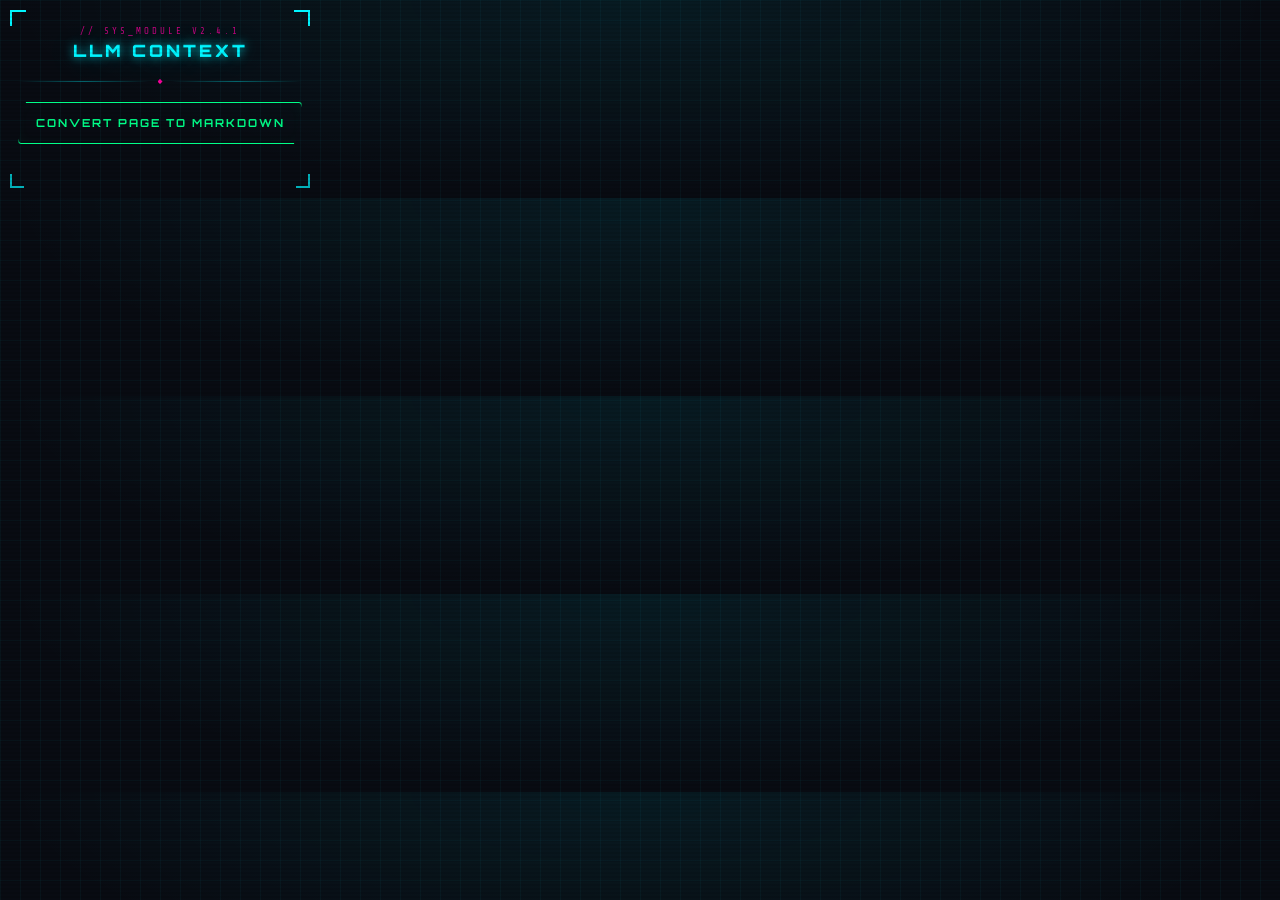
<file: extension/popup/popup.html>
<!DOCTYPE html>
<html lang="en">
<head>
  <meta charset="UTF-8">
  <meta name="viewport" content="width=device-width, initial-scale=1.0">
  <title>LLM Context</title>
  <link rel="stylesheet" href="popup.css">
</head>
<body>
  <div class="container">
    <div class="header">
      <div class="sys-tag">// SYS_MODULE v2.4.1</div>
      <h1>LLM Context</h1>
    </div>

    <div class="divider">
      <div class="divider-dot"></div>
    </div>

    <button id="convertBtn">Convert Page to Markdown</button>
    <div id="status"></div>

    <div class="corner-br"></div>
    <div class="corner-bl"></div>
  </div>
  <script src="popup.js"></script>
</body>
</html>
</file>
<file: extension/popup/popup.css>
@import url('https://fonts.googleapis.com/css2?family=Orbitron:wght@400;700;900&family=Share+Tech+Mono&display=swap');

:root {
  --neon-cyan: #00f5ff;
  --neon-pink: #ff00a0;
  --neon-green: #00ff88;
  --dark-bg: #080b12;
  --panel-bg: #0d1117;
  --border-glow: rgba(0, 245, 255, 0.4);
  --grid-color: rgba(0, 245, 255, 0.04);
}

* { box-sizing: border-box; margin: 0; padding: 0; }

body {
  width: 320px;
  font-family: 'Share Tech Mono', monospace;
  padding: 0;
  margin: 0;
  background: var(--dark-bg);
  color: #c8e6ff;
  overflow: hidden;

  /* Cyberpunk grid background */
  background-image:
    linear-gradient(var(--grid-color) 1px, transparent 1px),
    linear-gradient(90deg, var(--grid-color) 1px, transparent 1px),
    radial-gradient(ellipse at 50% 0%, rgba(0, 245, 255, 0.07) 0%, transparent 70%);
  background-size: 20px 20px, 20px 20px, 100% 100%;
}

/* Scanline overlay */
body::before {
  content: '';
  position: fixed;
  inset: 0;
  background: repeating-linear-gradient(
    0deg,
    transparent,
    transparent 2px,
    rgba(0, 0, 0, 0.07) 2px,
    rgba(0, 0, 0, 0.07) 4px
  );
  pointer-events: none;
  z-index: 100;
}

.container {
  padding: 20px 18px 22px;
  position: relative;
}

/* Top corner decorations */
.container::before,
.container::after {
  content: '';
  position: absolute;
  width: 14px;
  height: 14px;
  border-color: var(--neon-cyan);
  border-style: solid;
}
.container::before {
  top: 10px; left: 10px;
  border-width: 2px 0 0 2px;
}
.container::after {
  top: 10px; right: 10px;
  border-width: 2px 2px 0 0;
}

/* Header */
.header {
  text-align: center;
  margin-bottom: 18px;
  padding-top: 6px;
  position: relative;
}

.sys-tag {
  font-family: 'Share Tech Mono', monospace;
  font-size: 9px;
  letter-spacing: 3px;
  color: var(--neon-pink);
  text-transform: uppercase;
  margin-bottom: 4px;
  opacity: 0.8;
  animation: flicker 4s infinite;
}

h1 {
  font-family: 'Orbitron', sans-serif;
  font-size: 17px;
  font-weight: 900;
  letter-spacing: 3px;
  text-transform: uppercase;
  color: var(--neon-cyan);
  text-shadow:
    0 0 10px rgba(0, 245, 255, 0.8),
    0 0 30px rgba(0, 245, 255, 0.3);
  position: relative;
}

/* Divider line */
.divider {
  display: flex;
  align-items: center;
  gap: 8px;
  margin-bottom: 18px;
}
.divider::before, .divider::after {
  content: '';
  flex: 1;
  height: 1px;
  background: linear-gradient(90deg, transparent, var(--neon-cyan), transparent);
  opacity: 0.4;
}
.divider-dot {
  width: 5px; height: 5px;
  background: var(--neon-pink);
  clip-path: polygon(50% 0%, 100% 50%, 50% 100%, 0% 50%);
  box-shadow: 0 0 8px var(--neon-pink);
  animation: pulse-dot 2s ease-in-out infinite;
}

/* Button */
button {
  width: 100%;
  padding: 13px 16px;
  font-family: 'Orbitron', sans-serif;
  font-size: 11px;
  font-weight: 700;
  letter-spacing: 2px;
  text-transform: uppercase;
  background: transparent;
  color: var(--neon-green);
  border: 1px solid var(--neon-green);
  border-radius: 3px;
  cursor: pointer;
  position: relative;
  overflow: hidden;
  transition: all 0.2s ease;
  box-shadow:
    0 0 12px rgba(0, 255, 136, 0.2),
    inset 0 0 12px rgba(0, 255, 136, 0.04);

  clip-path: polygon(8px 0%, 100% 0%, calc(100% - 8px) 100%, 0% 100%);
}

/* Animated shimmer sweep */
button::before {
  content: '';
  position: absolute;
  top: 0; left: -100%;
  width: 100%; height: 100%;
  background: linear-gradient(
    90deg,
    transparent,
    rgba(0, 255, 136, 0.15),
    transparent
  );
  transition: left 0.4s ease;
}

button::after {
  content: attr(data-text);
  position: absolute;
  inset: 0;
  display: flex;
  align-items: center;
  justify-content: center;
}

button:hover {
  background: rgba(0, 255, 136, 0.08);
  color: #fff;
  border-color: var(--neon-cyan);
  box-shadow:
    0 0 20px rgba(0, 255, 136, 0.4),
    0 0 50px rgba(0, 255, 136, 0.1),
    inset 0 0 20px rgba(0, 255, 136, 0.06);
  text-shadow: 0 0 10px var(--neon-green);
}

button:hover::before {
  left: 100%;
}

button:active {
  transform: scale(0.98);
  box-shadow: 0 0 8px rgba(0, 255, 136, 0.5), inset 0 0 15px rgba(0, 255, 136, 0.1);
}

button:disabled {
  border-color: #333;
  color: #444;
  cursor: not-allowed;
  box-shadow: none;
  text-shadow: none;
  background: transparent;
}

/* Status */
#status {
  margin-top: 14px;
  text-align: center;
  font-size: 11px;
  font-family: 'Share Tech Mono', monospace;
  letter-spacing: 1px;
  min-height: 18px;
  transition: all 0.3s ease;
}

.success {
  color: var(--neon-green);
  text-shadow: 0 0 8px rgba(0, 255, 136, 0.6);
}
.success::before { content: '✓ '; }

.error {
  color: var(--neon-pink);
  text-shadow: 0 0 8px rgba(255, 0, 160, 0.6);
}
.error::before { content: '✗ '; }

/* Bottom corner decorations */
.corner-br {
  position: absolute;
  bottom: 10px; right: 10px;
  width: 14px; height: 14px;
  border-right: 2px solid var(--neon-cyan);
  border-bottom: 2px solid var(--neon-cyan);
  opacity: 0.7;
}
.corner-bl {
  position: absolute;
  bottom: 10px; left: 10px;
  width: 14px; height: 14px;
  border-left: 2px solid var(--neon-cyan);
  border-bottom: 2px solid var(--neon-cyan);
  opacity: 0.7;
}

/* Animations */
@keyframes flicker {
  0%, 95%, 100% { opacity: 0.8; }
  96% { opacity: 0.3; }
  97% { opacity: 0.8; }
  98% { opacity: 0.2; }
  99% { opacity: 0.9; }
}

@keyframes pulse-dot {
  0%, 100% { transform: scale(1); opacity: 1; }
  50% { transform: scale(1.5); opacity: 0.5; }
}
</file>
